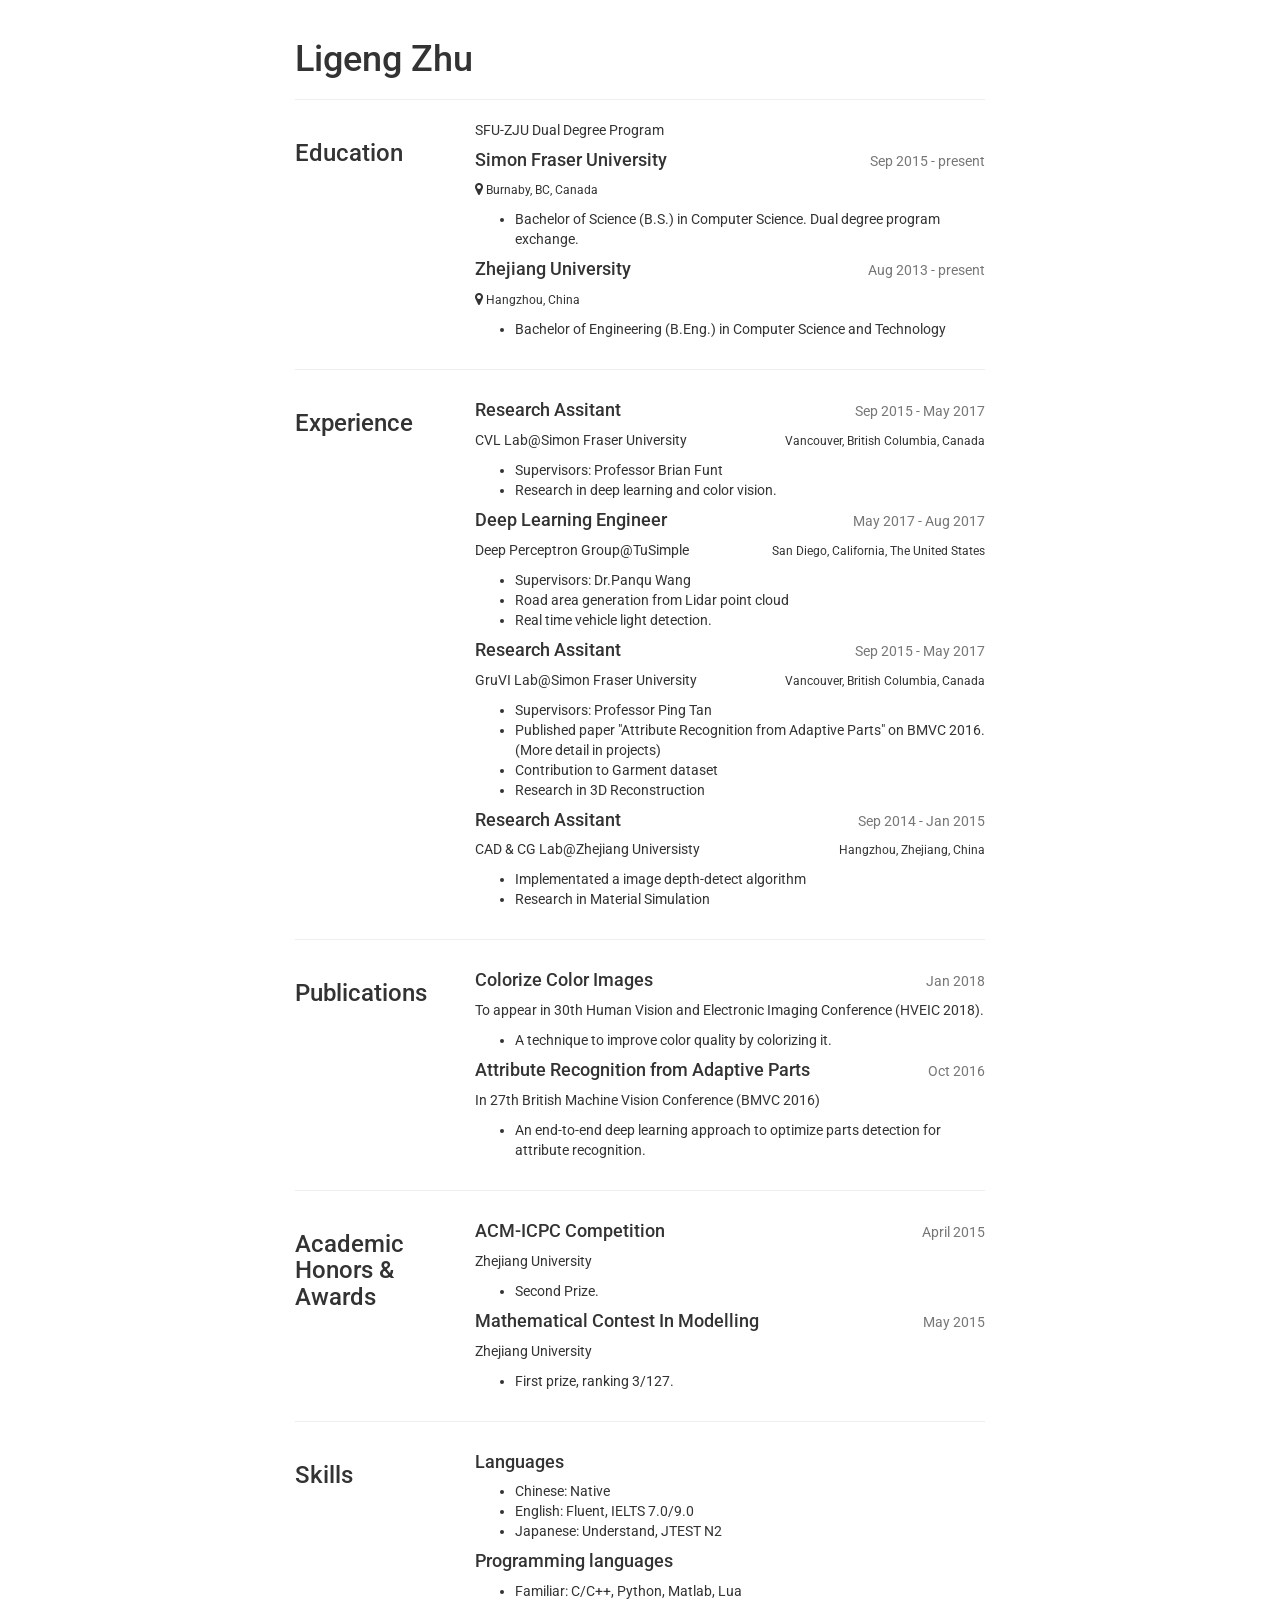
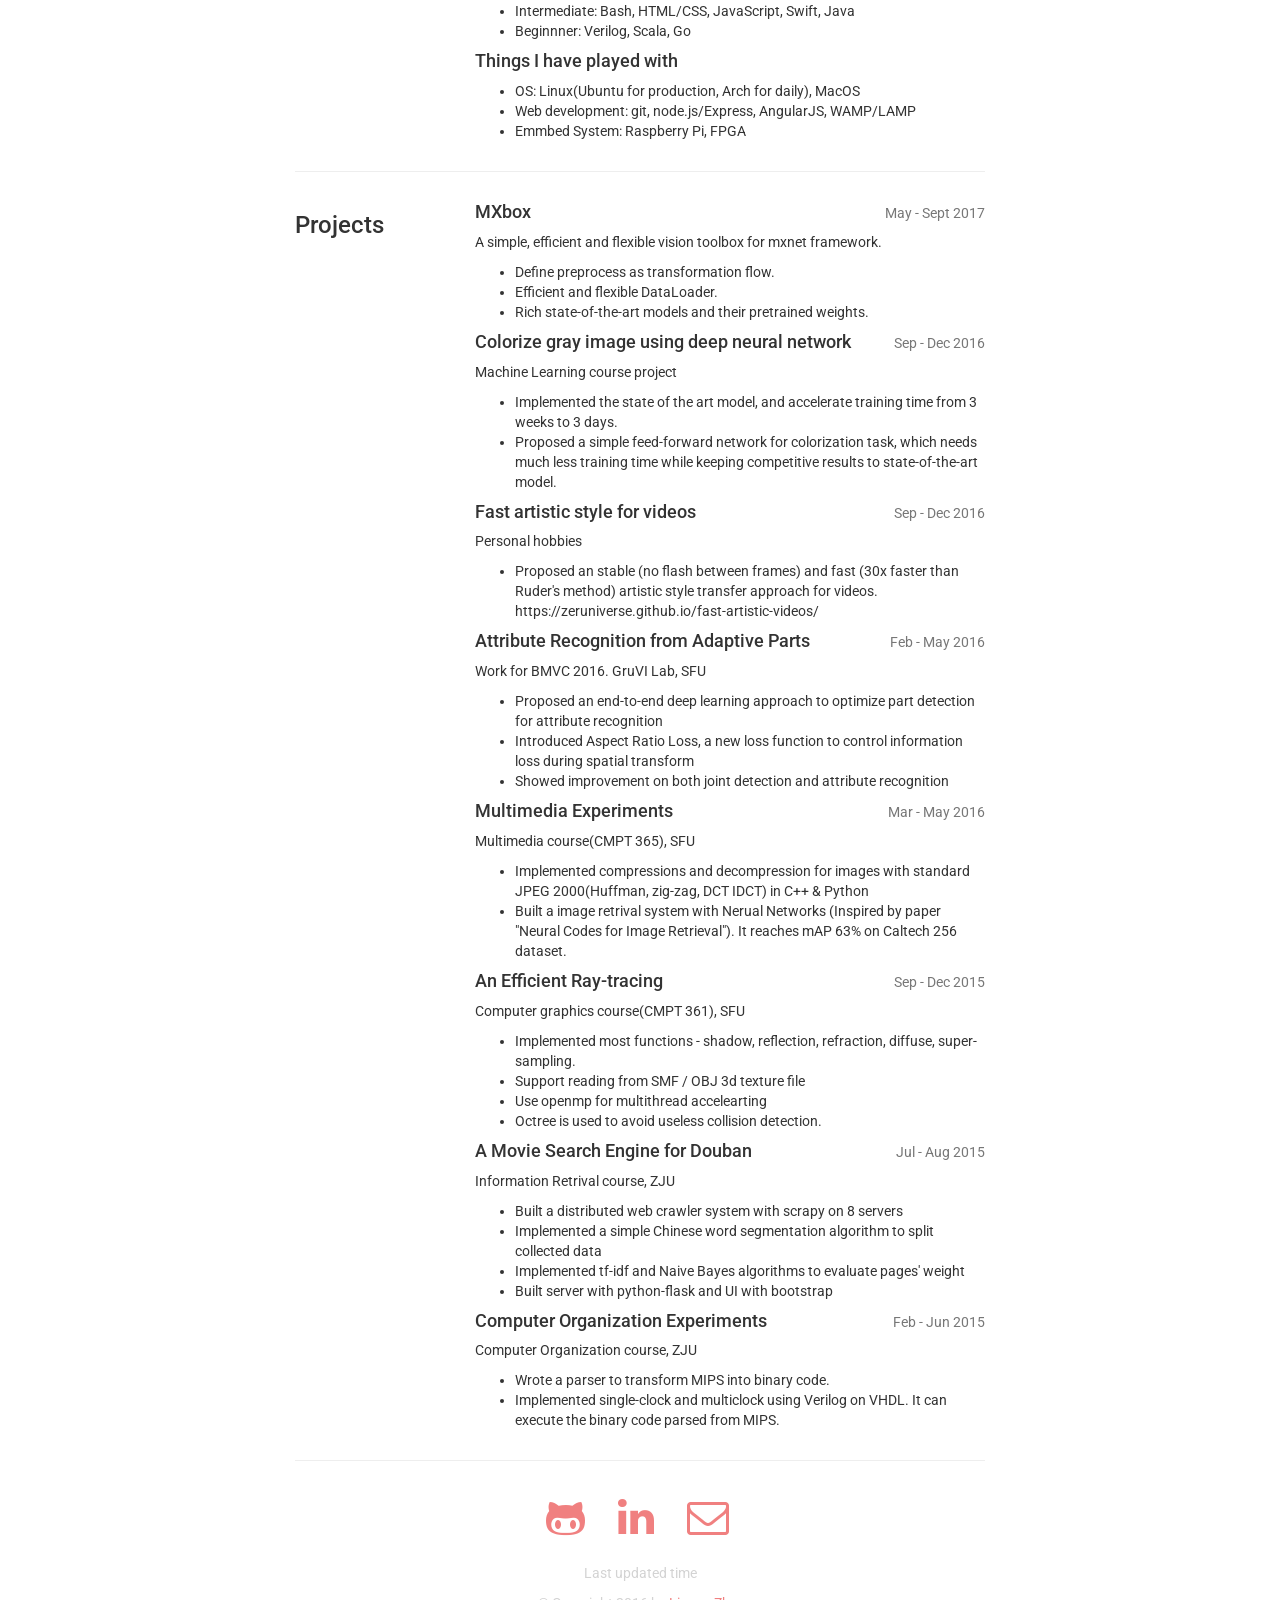
<file: index.html>
<!DOCTYPE html>
<html lang="en">
<head>
  <meta charset="UTF-8">
  <meta name="viewport" content="width=device-width, initial-scale=1">
  <meta name="description" content="">
  <meta name="author" content="Hongyi Zhang">
  <title>Resume Page</title>
  <link href='https://fonts.googleapis.com/css?family=Roboto' rel='stylesheet' type='text/css'>  <link rel="stylesheet" href="https://maxcdn.bootstrapcdn.com/bootstrap/3.3.5/css/bootstrap.min.css">
  <link rel="stylesheet" href="https://maxcdn.bootstrapcdn.com/font-awesome/4.4.0/css/font-awesome.min.css">
  <link rel="stylesheet" href="css/mystyle.css">
</head>
<body>
  <div id="content">
    <div class="container">
    <div class="page-header">
      <h1>Ligeng Zhu</h1>
    </div>
        <div class="row">
      <div class="col-md-3">
        <h3>Education</h3>
      </div>
      <div class="col-md-9">
        <p>SFU-ZJU Dual Degree Program </p>
                    <h4 class="inline block">Simon Fraser University <span><p style="float:right"><small>Sep 2015 - present</small></p></span></h4>
          <p><i class="fa fa-map-marker"></i> <small>Burnaby, BC, Canada</small></p>
          <ul>
            <li>Bachelor of Science (B.S.) in Computer Science. Dual degree program exchange.</li>
                      </ul>
                    <h4 class="inline block">Zhejiang University <span><p style="float:right"><small>Aug 2013 - present</small></p></span></h4>
          <p><i class="fa fa-map-marker"></i> <small>Hangzhou, China</small></p>
          <ul>
            <li>Bachelor of Engineering (B.Eng.) in Computer Science and Technology</li>
                      </ul>
              </div>
    </div>
    <hr />
    
        <div class="row">
      <div class="col-md-3">
        <h3>Experience</h3>
      </div>
      <div class="col-md-9">
                  <h4 class="inline block">Research Assitant <span><p style="float:right"><small>Sep 2015 - May 2017</small></p></span></h4>
          <p>CVL Lab@Simon Fraser University <span style="float:right"><small>Vancouver, British Columbia, Canada</small></span></p>
          <ul>
                                          <li>Supervisors: Professor Brian Funt</li>
                              <li>Research in deep learning and color vision.</li>
                                    </ul>
                  <h4 class="inline block">Deep Learning Engineer <span><p style="float:right"><small>May 2017 - Aug 2017</small></p></span></h4>
          <p>Deep Perceptron Group@TuSimple <span style="float:right"><small>San Diego, California, The United States</small></span></p>
          <ul>
                                          <li>Supervisors: Dr.Panqu Wang</li>
                              <li>Road area generation from Lidar point cloud</li>
                              <li>Real time vehicle light detection.</li>
                                    </ul>
                  <h4 class="inline block">Research Assitant <span><p style="float:right"><small>Sep 2015 - May 2017</small></p></span></h4>
          <p>GruVI Lab@Simon Fraser University <span style="float:right"><small>Vancouver, British Columbia, Canada</small></span></p>
          <ul>
                                          <li>Supervisors: Professor Ping Tan</li>
                              <li>Published paper "Attribute Recognition from Adaptive Parts" on BMVC 2016. (More detail in projects)</li>
                              <li>Contribution to Garment dataset</li>
                              <li>Research in 3D Reconstruction</li>
                                    </ul>
                  <h4 class="inline block">Research Assitant <span><p style="float:right"><small>Sep 2014 - Jan 2015</small></p></span></h4>
          <p>CAD & CG Lab@Zhejiang Universisty <span style="float:right"><small>Hangzhou, Zhejiang, China</small></span></p>
          <ul>
                                          <li>Implementated a image depth-detect algorithm</li>
                              <li>Research in Material Simulation</li>
                                    </ul>
              </div>
    </div>
    <hr />
    
    
        <div class="row">
      <div class="col-md-3">
        <h3>Publications</h3>
      </div>
      <div class="col-md-9">
                  <h4 class="inline block">Colorize Color Images <span><p style="float:right"><small>Jan 2018</small></p></span></h4>
          <p>To appear in 30th Human Vision and Electronic Imaging Conference (HVEIC 2018). <span><small></small></span></p>
          <ul>
                                          <li>A technique to improve color quality by colorizing it.</li>
                                    </ul>
                  <h4 class="inline block">Attribute Recognition from Adaptive Parts <span><p style="float:right"><small>Oct 2016</small></p></span></h4>
          <p>In 27th British Machine Vision Conference (BMVC 2016) <span><small></small></span></p>
          <ul>
                                          <li>An end-to-end deep learning approach to optimize parts detection for attribute recognition.</li>
                                    </ul>
              </div>
    </div>
    <hr />
    
        <div class="row">
      <div class="col-md-3">
        <h3>Academic Honors & Awards</h3>
      </div>
      <div class="col-md-9">
                  <h4 class="inline block">ACM-ICPC Competition <span><p style="float:right"><small>April 2015</small></p></span></h4>
          <p>Zhejiang University <span><small></small></span></p>
          <ul>
                                          <li>Second Prize.</li>
                                    </ul>
                  <h4 class="inline block">Mathematical Contest In Modelling <span><p style="float:right"><small>May 2015</small></p></span></h4>
          <p>Zhejiang University <span><small></small></span></p>
          <ul>
                                          <li>First prize, ranking 3/127.</li>
                                    </ul>
              </div>
    </div>
    <hr />
    
        <div class="row">
      <div class="col-md-3">
        <h3>Skills</h3>
      </div>
      <div class="col-md-9">
                  <h4>Languages</h4>
          <ul>
                                          <li>Chinese: Native</li>
                              <li>English: Fluent, IELTS 7.0/9.0</li>
                              <li>Japanese: Understand, JTEST N2</li>
                                    </ul>
                  <h4>Programming languages</h4>
          <ul>
                                          <li>Familiar: C/C++, Python, Matlab, Lua</li>
                              <li>Intermediate: Bash, HTML/CSS, JavaScript, Swift, Java </li>
                              <li>Beginnner: Verilog, Scala, Go</li>
                                    </ul>
                  <h4>Things I have played with</h4>
          <ul>
                                          <li>OS: Linux(Ubuntu for production, Arch for daily), MacOS</li>
                              <li>Web development: git, node.js/Express, AngularJS, WAMP/LAMP</li>
                              <li>Emmbed System: Raspberry Pi, FPGA </li>
                                    </ul>
              </div>
    </div>
    <hr />
    
        <div class="row">
      <div class="col-md-3">
        <h3>Projects</h3>
      </div>
      <div class="col-md-9">
                  <h4 class="inline block">MXbox <span><p style="float:right"><small>May - Sept 2017</small></p></span></h4>
          <p>A simple, efficient and flexible vision toolbox for mxnet framework.</p>
          <ul>
                                          <li>Define preprocess as transformation flow.</li>
                              <li>Efficient and flexible DataLoader.</li>
                              <li>Rich state-of-the-art models and their pretrained weights.</li>
                                    </ul>
                  <h4 class="inline block">Colorize gray image using deep neural network <span><p style="float:right"><small>Sep - Dec 2016</small></p></span></h4>
          <p>Machine Learning course project</p>
          <ul>
                                          <li>Implemented the state of the art model, and accelerate training time from 3 weeks to 3 days.</li>
                              <li>Proposed a simple feed-forward network for colorization task, which needs much less training time while keeping competitive results to state-of-the-art model.</li>
                                    </ul>
                  <h4 class="inline block">Fast artistic style for videos <span><p style="float:right"><small>Sep - Dec 2016</small></p></span></h4>
          <p>Personal hobbies</p>
          <ul>
                                          <li>Proposed an stable (no flash between frames) and fast (30x faster than Ruder's method) artistic style transfer approach for videos. https://zeruniverse.github.io/fast-artistic-videos/</li>
                                    </ul>
                  <h4 class="inline block">Attribute Recognition from Adaptive Parts <span><p style="float:right"><small>Feb - May 2016</small></p></span></h4>
          <p>Work for BMVC 2016. GruVI Lab, SFU</p>
          <ul>
                                          <li>Proposed an end-to-end deep learning approach to optimize part detection for attribute recognition</li>
                              <li>Introduced Aspect Ratio Loss, a new loss function to control information loss during spatial transform</li>
                              <li>Showed improvement on both joint detection and attribute recognition</li>
                                    </ul>
                  <h4 class="inline block">Multimedia Experiments <span><p style="float:right"><small>Mar - May 2016</small></p></span></h4>
          <p>Multimedia course(CMPT 365), SFU</p>
          <ul>
                                          <li>Implemented compressions and decompression for images with standard JPEG 2000(Huffman, zig-zag, DCT IDCT) in C++ & Python</li>
                              <li>Built a image retrival system with Nerual Networks (Inspired by paper "Neural Codes for Image Retrieval"). It reaches mAP 63% on Caltech 256 dataset.</li>
                                    </ul>
                  <h4 class="inline block">An Efficient Ray-tracing <span><p style="float:right"><small>Sep - Dec 2015</small></p></span></h4>
          <p>Computer graphics course(CMPT 361), SFU</p>
          <ul>
                                          <li>Implemented most functions - shadow, reflection, refraction, diffuse, super-sampling.</li>
                              <li>Support reading from SMF / OBJ 3d texture file</li>
                              <li>Use openmp for multithread accelearting</li>
                              <li>Octree is used to avoid useless collision detection.</li>
                                    </ul>
                  <h4 class="inline block">A Movie Search Engine for Douban <span><p style="float:right"><small>Jul - Aug 2015</small></p></span></h4>
          <p>Information Retrival course, ZJU</p>
          <ul>
                                          <li>Built a distributed web crawler system with scrapy on 8 servers</li>
                              <li>Implemented a simple Chinese word segmentation algorithm to split collected data</li>
                              <li>Implemented tf-idf and Naive Bayes algorithms to evaluate pages' weight</li>
                              <li>Built server with python-flask and UI with bootstrap</li>
                                    </ul>
                  <h4 class="inline block">Computer Organization Experiments <span><p style="float:right"><small>Feb - Jun 2015</small></p></span></h4>
          <p>Computer Organization course, ZJU</p>
          <ul>
                                          <li>Wrote a parser to transform MIPS into binary code.</li>
                              <li>Implemented single-clock and multiclock using Verilog on VHDL. It can execute the binary code parsed from MIPS.</li>
                                    </ul>
              </div>
    </div>
    <hr />
    


  </div>
    </div>
  <div id="footer">
        <div class="container text-center">
    <ul class="list-inline">
      <li><a href=http://github.com/lyken17><i class="fa fa-3x fa-github-alt"></i></a></li>
      <li><a href=https://www.linkedin.com/in/ligeng-zhu-571844100><i class="fa fa-3x fa-linkedin"></i></a></li>
      <li><a href=mailto:lykensyu@gmail.com><i class="fa fa-3x fa-envelope-o"></i></a></li>
    </ul>
    <p id='date'>Last updated time</p>
    <p>&copy; Copyright 2016 by <a href="lykensyu.com">Ligeng Zhu</a>.</p>
    </div>
      </div>
</body>
<style type="text/css" media="print">
@page {
    size: auto;   /* auto is the initial value */
    margin: 0;  /* this affects the margin in the printer settings */
}
</style>
</html>
</file>
<file: css/mystyle.css>
@media (min-width: 1200px) {
  .container {
    width: 720px;
  }
}

body {
	font-family: 'Roboto', sans-serif;
}

#footer p {
	color: #D3D3D3;
}

#footer a {
	color: #F08080;
}

.list-inline>li {
	padding: 15px;
}
</file>
